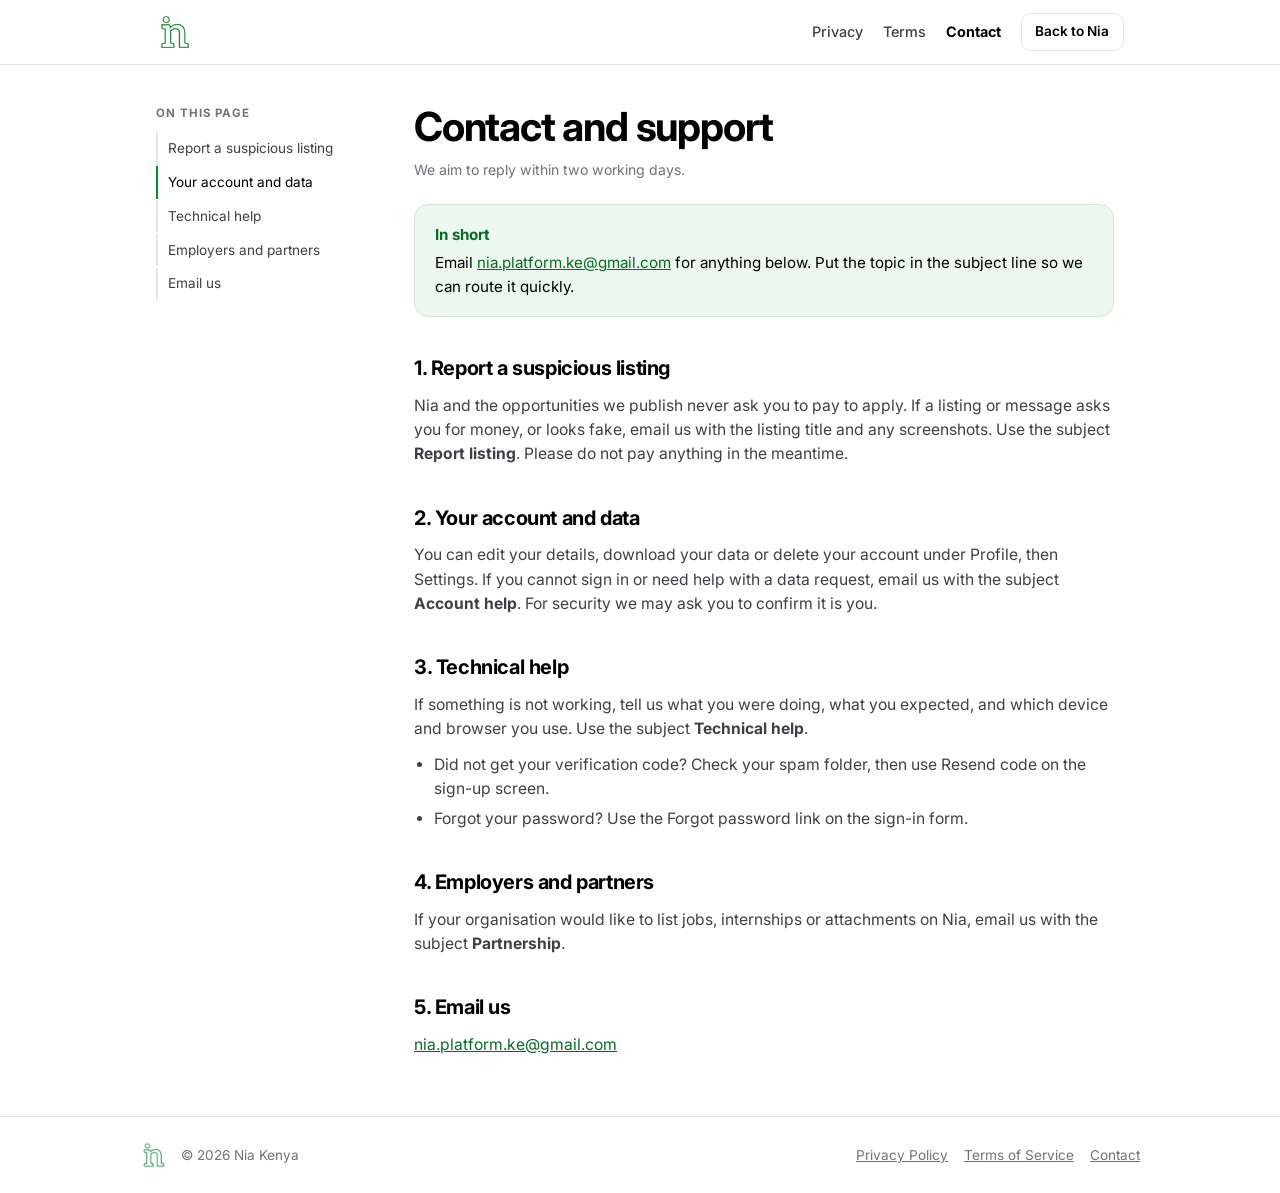
<file: contact.html>
<!DOCTYPE html>
<html lang="en">
<head>
  <meta charset="UTF-8" />
  <meta name="viewport" content="width=device-width, initial-scale=1.0" />
  <title>Contact and support | Nia</title>
  <meta name="description" content="Get help, report a suspicious listing or make a data request." />
  <meta name="theme-color" content="#000000" />
  <link rel="icon" type="image/x-icon" href="assets/favicon/favicon.ico" />
  <link rel="preconnect" href="https://fonts.googleapis.com" /><link rel="preconnect" href="https://fonts.gstatic.com" crossorigin />
  <link rel="stylesheet" href="https://fonts.googleapis.com/css2?family=Inter:wght@400;500;600;700;800&display=swap" />
  <link rel="stylesheet" href="base.css" /><link rel="stylesheet" href="legal.css" />
</head>
<body>
  <header class="lg-top"><div class="lg-in">
    <a href="index.html" class="lg-brand" aria-label="Nia home"><img src="assets/images/logo2-tight.png" alt="Nia" width="38" height="38" /></a>
    <nav><a href="privacy.html" class="">Privacy</a><a href="terms.html" class="">Terms</a><a href="contact.html" class="cur">Contact</a><a href="index.html" class="btn btn-ghost">Back to Nia</a></nav>
  </div></header>
  <div class="lg-wrap">
    <aside class="toc" id="toc" aria-label="On this page"><b>On this page</b></aside>
    <main class="doc" id="doc">
      <h1>Contact and support</h1>
      <p class="meta">We aim to reply within two working days.</p>
      <div class="short"><b>In short</b>Email <a href="mailto:nia.platform.ke@gmail.com">nia.platform.ke@gmail.com</a> for anything below. Put the topic in the subject line so we can route it quickly.</div>

      <h2>1. Report a suspicious listing</h2>
      <p>Nia and the opportunities we publish never ask you to pay to apply. If a listing or message asks you for money, or looks fake, email us with the listing title and any screenshots. Use the subject <b>Report listing</b>. Please do not pay anything in the meantime.</p>

      <h2>2. Your account and data</h2>
      <p>You can edit your details, download your data or delete your account under Profile, then Settings. If you cannot sign in or need help with a data request, email us with the subject <b>Account help</b>. For security we may ask you to confirm it is you.</p>

      <h2>3. Technical help</h2>
      <p>If something is not working, tell us what you were doing, what you expected, and which device and browser you use. Use the subject <b>Technical help</b>.</p>
      <ul><li>Did not get your verification code? Check your spam folder, then use Resend code on the sign-up screen.</li><li>Forgot your password? Use the Forgot password link on the sign-in form.</li></ul>

      <h2>4. Employers and partners</h2>
      <p>If your organisation would like to list jobs, internships or attachments on Nia, email us with the subject <b>Partnership</b>.</p>

      <h2>5. Email us</h2>
      <p><a href="mailto:nia.platform.ke@gmail.com">nia.platform.ke@gmail.com</a></p>
    </main>
  </div>
  <footer class="lg-foot"><div>
    <img src="assets/images/logo2-tight.png" alt="Nia" width="28" height="28" />
    <span>&copy; <span id="yr">2026</span> Nia Kenya</span>
    <nav style="display:flex;gap:1rem;margin-left:auto"><a href="privacy.html">Privacy Policy</a><a href="terms.html">Terms of Service</a><a href="contact.html">Contact</a></nav>
  </div></footer>
  <script>
    document.getElementById("yr").textContent = new Date().getFullYear();
    const toc = document.getElementById("toc"), hs = [...document.querySelectorAll("#doc h2")];
    hs.forEach((h, i) => { h.id = "s" + (i + 1); const a = document.createElement("a"); a.href = "#s" + (i + 1); a.textContent = h.textContent.replace(/^\d+\.\s*/, ""); toc.appendChild(a); });
    const links = [...toc.querySelectorAll("a")];
    const io = new IntersectionObserver((es) => es.forEach((e) => { if (e.isIntersecting) links.forEach((l) => l.classList.toggle("on", l.getAttribute("href") === "#" + e.target.id)); }), { rootMargin: "-15% 0px -75% 0px" });
    hs.forEach((h) => io.observe(h));
  </script>
</body>
</html>
</file>
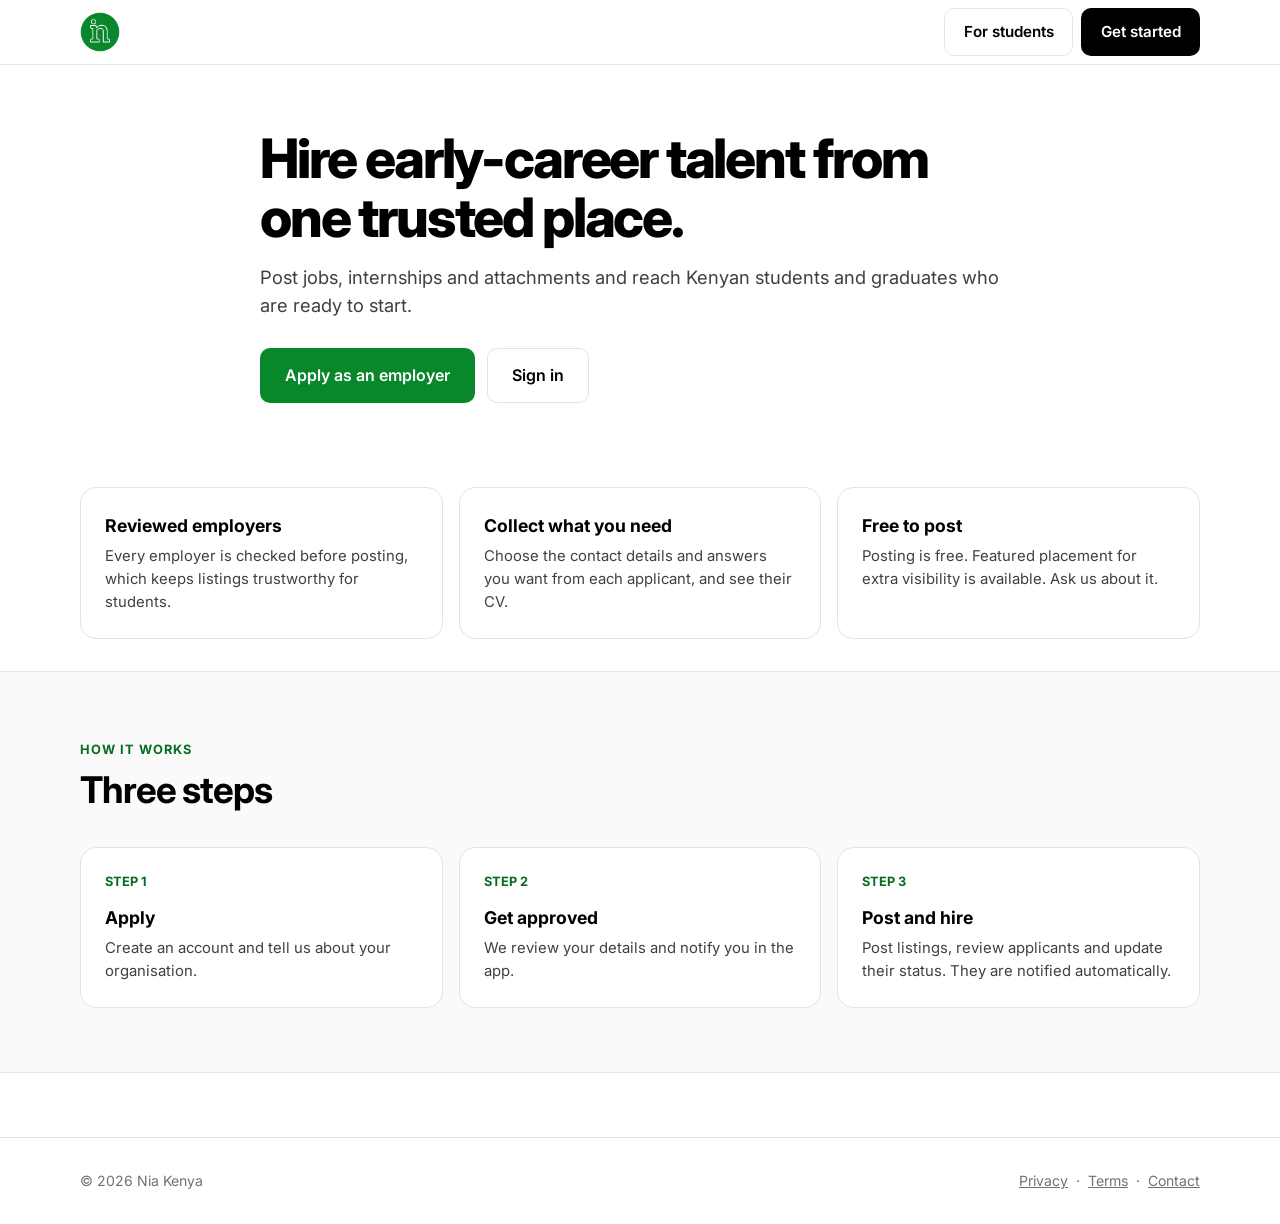
<file: employers.html>
<!DOCTYPE html>
<html lang="en">
<head>
  <meta charset="UTF-8" />
  <meta name="viewport" content="width=device-width, initial-scale=1.0" />
  <title>For employers | Nia</title>
  <meta name="description" content="Post jobs, internships and attachments and reach Kenyan students and graduates on Nia." />
  <meta name="theme-color" content="#000000" />
  <link rel="icon" type="image/x-icon" href="assets/favicon/favicon.ico" />
  <link rel="preconnect" href="https://fonts.googleapis.com" /><link rel="preconnect" href="https://fonts.gstatic.com" crossorigin />
  <link rel="stylesheet" href="https://fonts.googleapis.com/css2?family=Inter:wght@400;500;600;700;800&display=swap" />
  <link rel="stylesheet" href="base.css" /><link rel="stylesheet" href="landing.css" />
  <script src="ref.js"></script>
</head>
<body>
  <header class="nav"><div class="container nav-in">
    <a href="index.html" class="brand" aria-label="Nia home"><img src="assets/images/logo1-tight.png" alt="Nia" width="40" height="40" /></a>
    <div class="nav-cta"><a class="btn btn-ghost" href="index.html">For students</a><a class="btn btn-primary" href="index.html?next=employer">Get started</a></div>
  </div></header>
  <main>
    <div class="container" style="padding:4rem 0 2rem;max-width:760px">
      <h1 style="font-size:clamp(2.2rem,5vw,3.4rem);line-height:1.08;letter-spacing:-.04em;font-weight:800">Hire early-career talent from one trusted place.</h1>
      <p class="lead" style="font-size:1.15rem;color:var(--ink-2);margin:1rem 0 1.75rem">Post jobs, internships and attachments and reach Kenyan students and graduates who are ready to start.</p>
      <div class="hero-cta"><a class="btn btn-green btn-lg" href="index.html?next=employer">Apply as an employer</a><a class="btn btn-ghost btn-lg" href="index.html?next=employer">Sign in</a></div>
    </div>
    <section style="padding:2rem 0"><div class="container"><div class="grid3">
      <div class="card"><h3>Reviewed employers</h3><p>Every employer is checked before posting, which keeps listings trustworthy for students.</p></div>
      <div class="card"><h3>Collect what you need</h3><p>Choose the contact details and answers you want from each applicant, and see their CV.</p></div>
      <div class="card"><h3>Free to post</h3><p>Posting is free. Featured placement for extra visibility is available. Ask us about it.</p></div>
    </div></div></section>
    <section class="alt"><div class="container"><div class="sec-head"><span class="eyebrow">How it works</span><h2>Three steps</h2></div><div class="grid3">
      <div class="card"><div class="step-n">STEP 1</div><h3>Apply</h3><p>Create an account and tell us about your organisation.</p></div>
      <div class="card"><div class="step-n">STEP 2</div><h3>Get approved</h3><p>We review your details and notify you in the app.</p></div>
      <div class="card"><div class="step-n">STEP 3</div><h3>Post and hire</h3><p>Post listings, review applicants and update their status. They are notified automatically.</p></div>
    </div></div></section>
  </main>
  <footer><div class="container foot"><span>&copy; <span id="yr">2026</span> Nia Kenya</span><span><a href="privacy.html" style="text-decoration:underline">Privacy</a> &nbsp;&middot;&nbsp; <a href="terms.html" style="text-decoration:underline">Terms</a> &nbsp;&middot;&nbsp; <a href="contact.html" style="text-decoration:underline">Contact</a></span></div></footer>
  <script>document.getElementById("yr").textContent = new Date().getFullYear();</script>
</body>
</html>
</file>
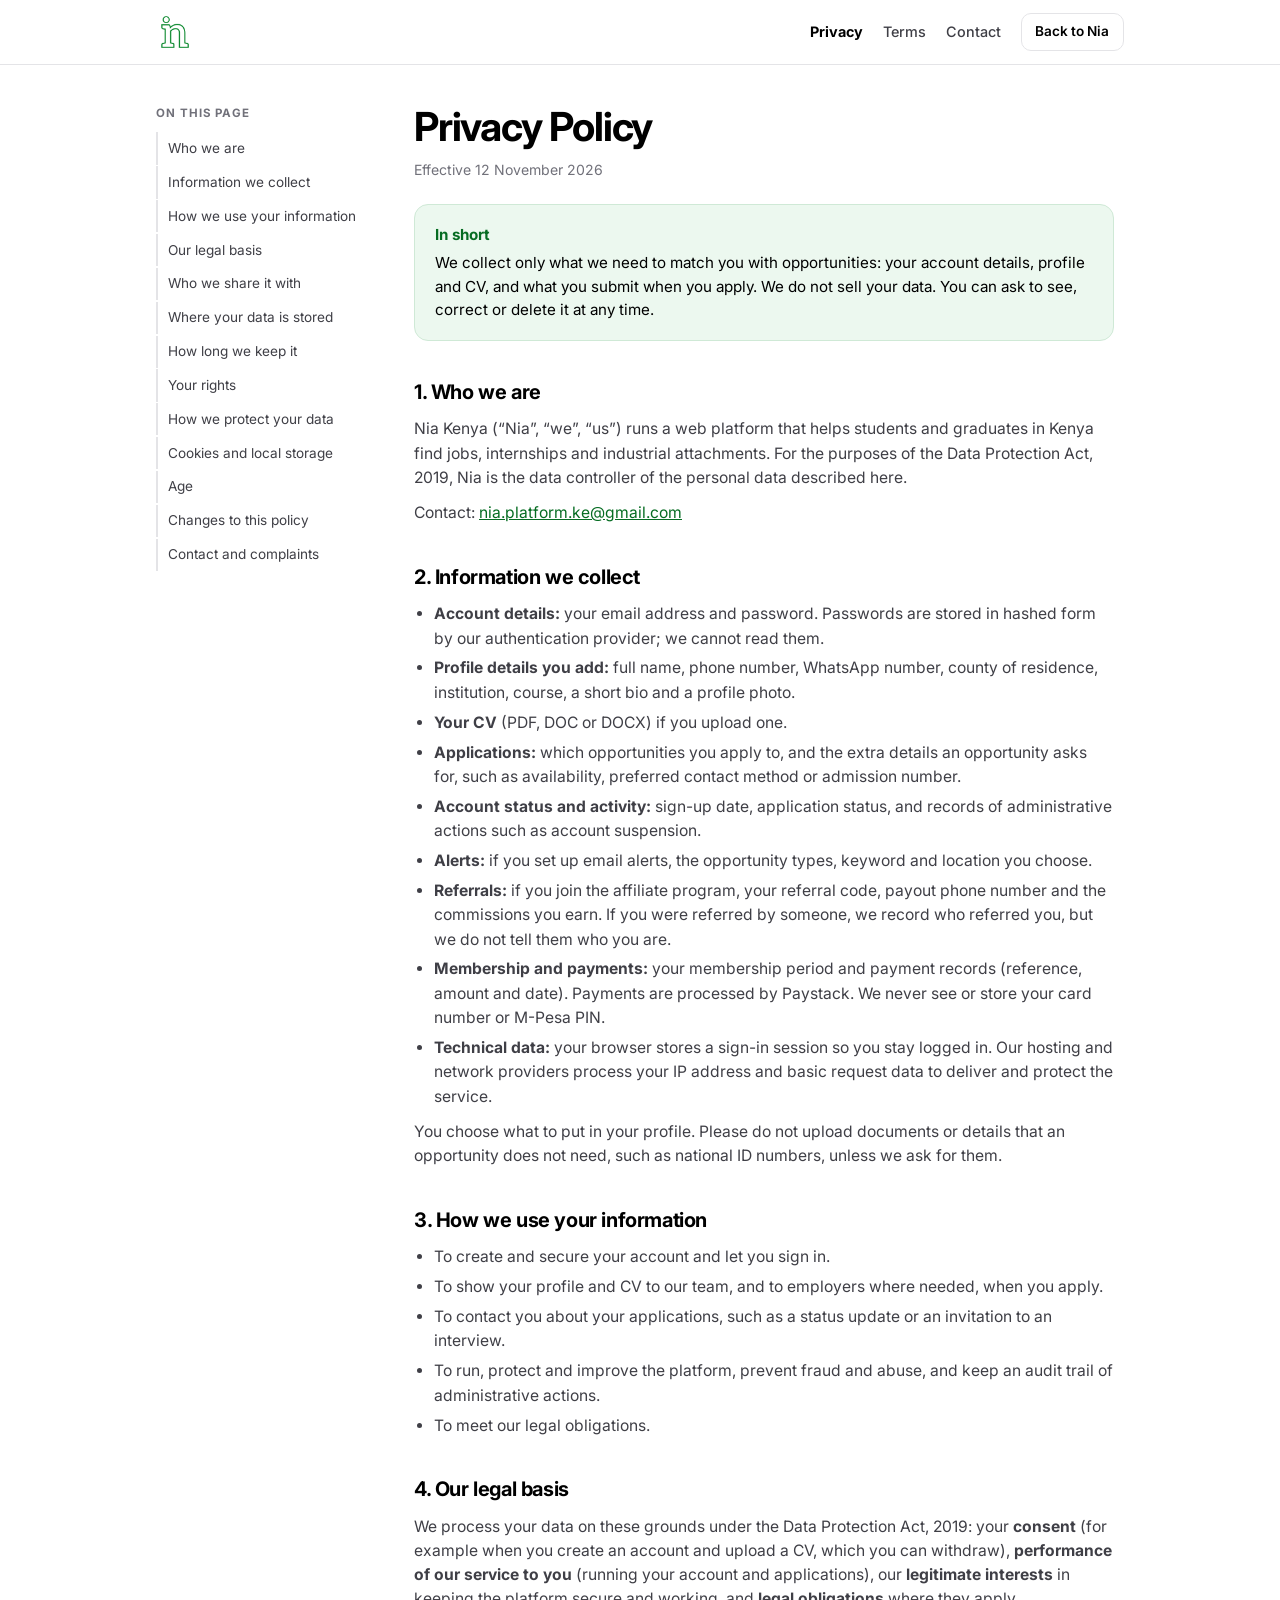
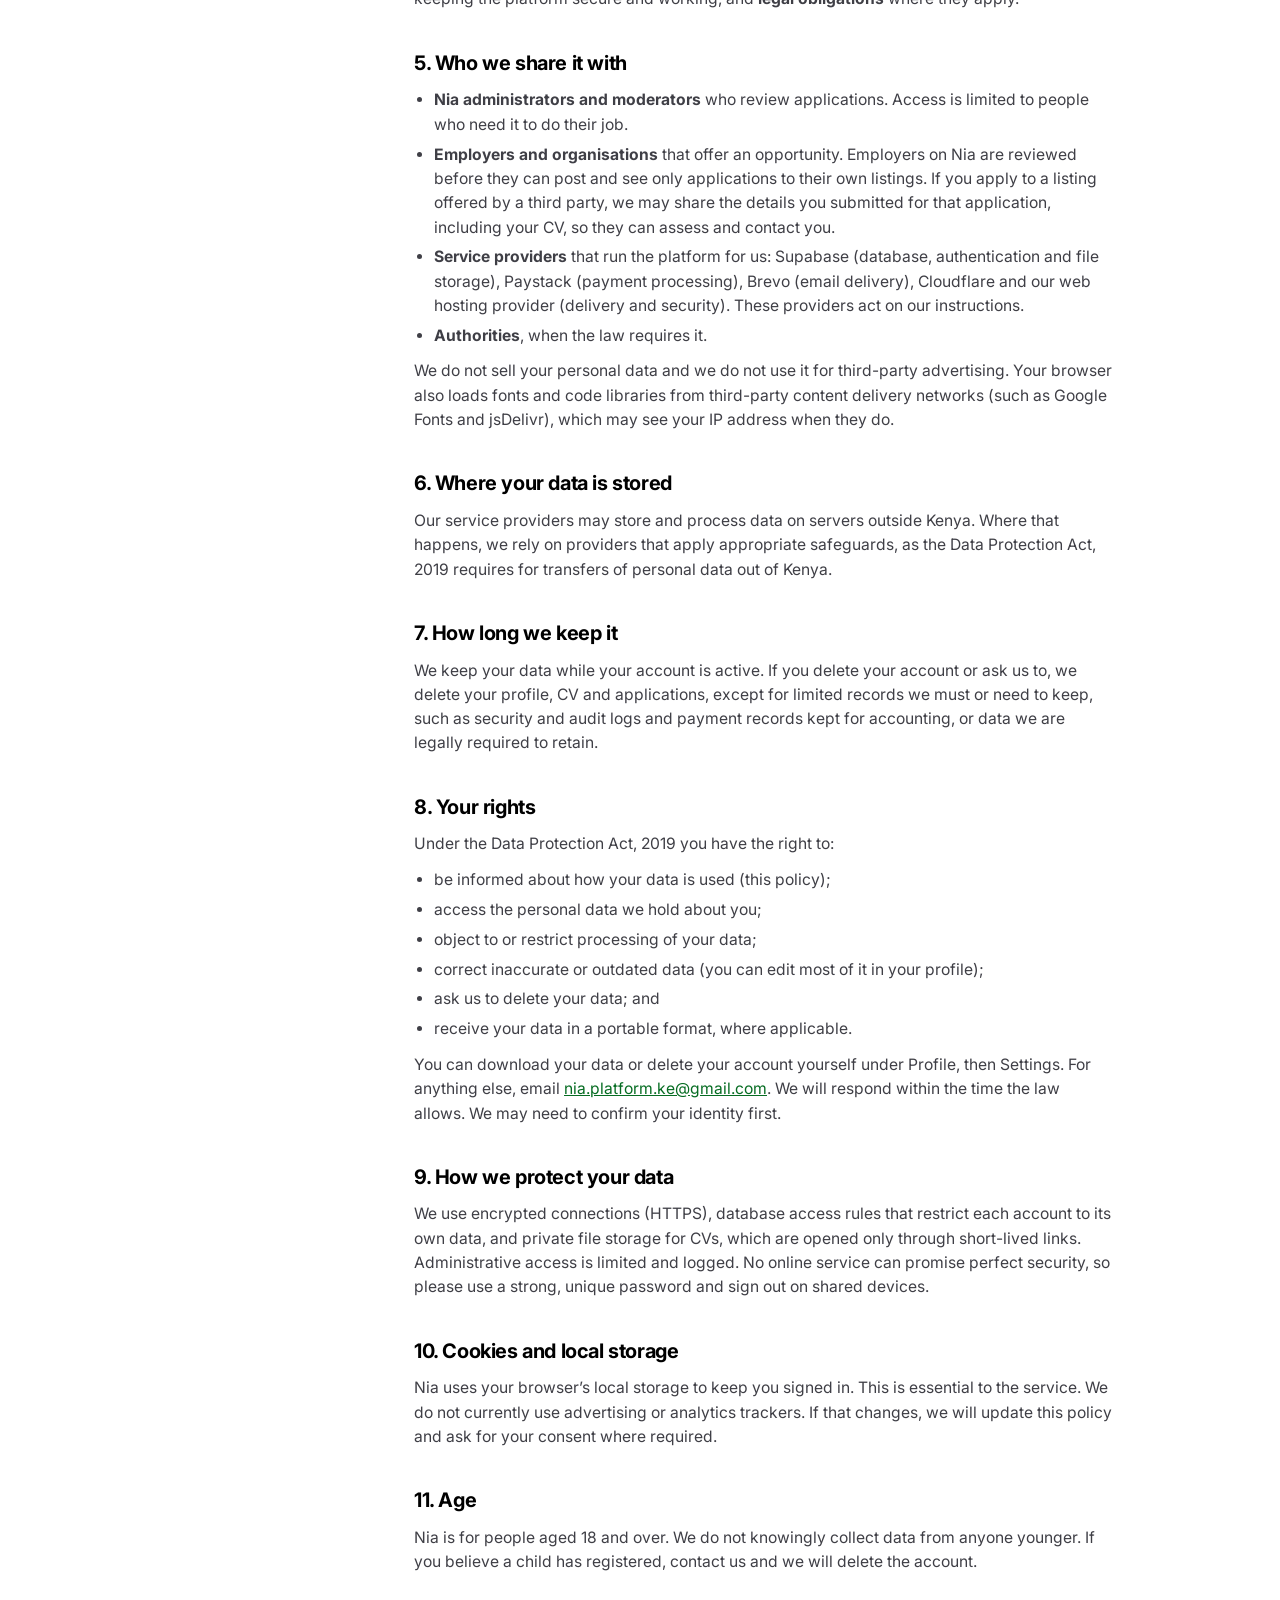
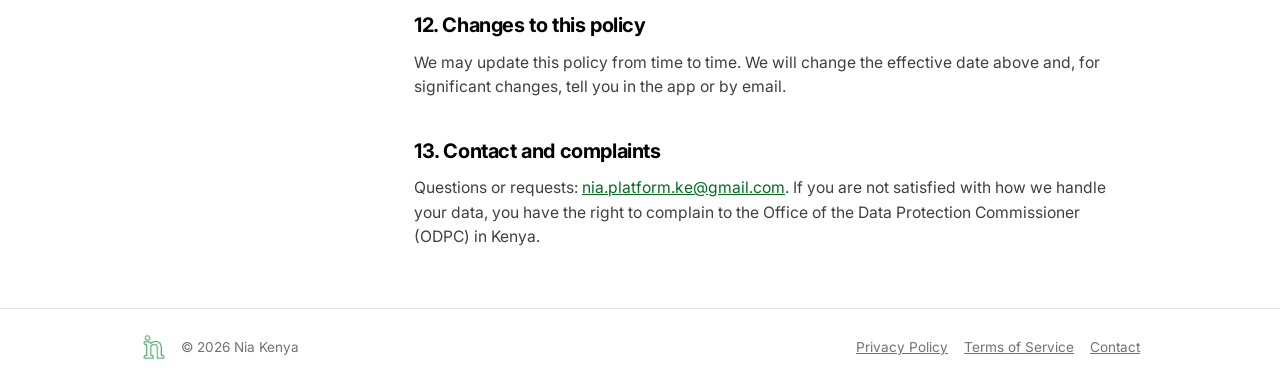
<file: privacy.html>
<!DOCTYPE html>
<html lang="en">
<head>
  <meta charset="UTF-8" />
  <meta name="viewport" content="width=device-width, initial-scale=1.0" />
  <title>Privacy Policy | Nia</title>
  <meta name="description" content="How Nia collects, uses and protects your personal data." />
  <meta name="theme-color" content="#000000" />
  <link rel="icon" type="image/x-icon" href="assets/favicon/favicon.ico" />
  <link rel="preconnect" href="https://fonts.googleapis.com" /><link rel="preconnect" href="https://fonts.gstatic.com" crossorigin />
  <link rel="stylesheet" href="https://fonts.googleapis.com/css2?family=Inter:wght@400;500;600;700;800&display=swap" />
  <link rel="stylesheet" href="base.css" /><link rel="stylesheet" href="legal.css" />
</head>
<body>
  <header class="lg-top"><div class="lg-in">
    <a href="index.html" class="lg-brand" aria-label="Nia home"><img src="assets/images/logo2-tight.png" alt="Nia" width="38" height="38" /></a>
    <nav><a href="privacy.html" class="cur">Privacy</a><a href="terms.html" class="">Terms</a><a href="contact.html">Contact</a><a href="index.html" class="btn btn-ghost">Back to Nia</a></nav>
  </div></header>
  <div class="lg-wrap">
    <aside class="toc" id="toc" aria-label="On this page"><b>On this page</b></aside>
    <main class="doc" id="doc">
      <h1>Privacy Policy</h1>
      <p class="meta">Effective 12 November 2026</p>
      <div class="short"><b>In short</b>We collect only what we need to match you with opportunities: your account details, profile and CV, and what you submit when you apply. We do not sell your data. You can ask to see, correct or delete it at any time.</div>

      <h2>1. Who we are</h2>
      <p>Nia Kenya (&ldquo;Nia&rdquo;, &ldquo;we&rdquo;, &ldquo;us&rdquo;) runs a web platform that helps students and graduates in Kenya find jobs, internships and industrial attachments. For the purposes of the Data Protection Act, 2019, Nia is the data controller of the personal data described here.</p>
      <p>Contact: <a href="mailto:nia.platform.ke@gmail.com">nia.platform.ke@gmail.com</a></p>

      <h2>2. Information we collect</h2>
      <ul>
        <li><b>Account details:</b> your email address and password. Passwords are stored in hashed form by our authentication provider; we cannot read them.</li>
        <li><b>Profile details you add:</b> full name, phone number, WhatsApp number, county of residence, institution, course, a short bio and a profile photo.</li>
        <li><b>Your CV</b> (PDF, DOC or DOCX) if you upload one.</li>
        <li><b>Applications:</b> which opportunities you apply to, and the extra details an opportunity asks for, such as availability, preferred contact method or admission number.</li>
        <li><b>Account status and activity:</b> sign-up date, application status, and records of administrative actions such as account suspension.</li>
        <li><b>Alerts:</b> if you set up email alerts, the opportunity types, keyword and location you choose.</li>
        <li><b>Referrals:</b> if you join the affiliate program, your referral code, payout phone number and the commissions you earn. If you were referred by someone, we record who referred you, but we do not tell them who you are.</li>
        <li><b>Membership and payments:</b> your membership period and payment records (reference, amount and date). Payments are processed by Paystack. We never see or store your card number or M-Pesa PIN.</li>
        <li><b>Technical data:</b> your browser stores a sign-in session so you stay logged in. Our hosting and network providers process your IP address and basic request data to deliver and protect the service.</li>
      </ul>
      <p>You choose what to put in your profile. Please do not upload documents or details that an opportunity does not need, such as national ID numbers, unless we ask for them.</p>

      <h2>3. How we use your information</h2>
      <ul>
        <li>To create and secure your account and let you sign in.</li>
        <li>To show your profile and CV to our team, and to employers where needed, when you apply.</li>
        <li>To contact you about your applications, such as a status update or an invitation to an interview.</li>
        <li>To run, protect and improve the platform, prevent fraud and abuse, and keep an audit trail of administrative actions.</li>
        <li>To meet our legal obligations.</li>
      </ul>

      <h2>4. Our legal basis</h2>
      <p>We process your data on these grounds under the Data Protection Act, 2019: your <b>consent</b> (for example when you create an account and upload a CV, which you can withdraw), <b>performance of our service to you</b> (running your account and applications), our <b>legitimate interests</b> in keeping the platform secure and working, and <b>legal obligations</b> where they apply.</p>

      <h2>5. Who we share it with</h2>
      <ul>
        <li><b>Nia administrators and moderators</b> who review applications. Access is limited to people who need it to do their job.</li>
        <li><b>Employers and organisations</b> that offer an opportunity. Employers on Nia are reviewed before they can post and see only applications to their own listings. If you apply to a listing offered by a third party, we may share the details you submitted for that application, including your CV, so they can assess and contact you.</li>
        <li><b>Service providers</b> that run the platform for us: Supabase (database, authentication and file storage), Paystack (payment processing), Brevo (email delivery), Cloudflare and our web hosting provider (delivery and security). These providers act on our instructions.</li>
        <li><b>Authorities</b>, when the law requires it.</li>
      </ul>
      <p>We do not sell your personal data and we do not use it for third-party advertising. Your browser also loads fonts and code libraries from third-party content delivery networks (such as Google Fonts and jsDelivr), which may see your IP address when they do.</p>

      <h2>6. Where your data is stored</h2>
      <p>Our service providers may store and process data on servers outside Kenya. Where that happens, we rely on providers that apply appropriate safeguards, as the Data Protection Act, 2019 requires for transfers of personal data out of Kenya.</p>

      <h2>7. How long we keep it</h2>
      <p>We keep your data while your account is active. If you delete your account or ask us to, we delete your profile, CV and applications, except for limited records we must or need to keep, such as security and audit logs and payment records kept for accounting, or data we are legally required to retain.</p>

      <h2>8. Your rights</h2>
      <p>Under the Data Protection Act, 2019 you have the right to:</p>
      <ul>
        <li>be informed about how your data is used (this policy);</li>
        <li>access the personal data we hold about you;</li>
        <li>object to or restrict processing of your data;</li>
        <li>correct inaccurate or outdated data (you can edit most of it in your profile);</li>
        <li>ask us to delete your data; and</li>
        <li>receive your data in a portable format, where applicable.</li>
      </ul>
      <p>You can download your data or delete your account yourself under Profile, then Settings. For anything else, email <a href="mailto:nia.platform.ke@gmail.com">nia.platform.ke@gmail.com</a>. We will respond within the time the law allows. We may need to confirm your identity first.</p>

      <h2>9. How we protect your data</h2>
      <p>We use encrypted connections (HTTPS), database access rules that restrict each account to its own data, and private file storage for CVs, which are opened only through short-lived links. Administrative access is limited and logged. No online service can promise perfect security, so please use a strong, unique password and sign out on shared devices.</p>

      <h2>10. Cookies and local storage</h2>
      <p>Nia uses your browser&rsquo;s local storage to keep you signed in. This is essential to the service. We do not currently use advertising or analytics trackers. If that changes, we will update this policy and ask for your consent where required.</p>

      <h2>11. Age</h2>
      <p>Nia is for people aged 18 and over. We do not knowingly collect data from anyone younger. If you believe a child has registered, contact us and we will delete the account.</p>

      <h2>12. Changes to this policy</h2>
      <p>We may update this policy from time to time. We will change the effective date above and, for significant changes, tell you in the app or by email.</p>

      <h2>13. Contact and complaints</h2>
      <p>Questions or requests: <a href="mailto:nia.platform.ke@gmail.com">nia.platform.ke@gmail.com</a>. If you are not satisfied with how we handle your data, you have the right to complain to the Office of the Data Protection Commissioner (ODPC) in Kenya.</p>
    </main>
  </div>
  <footer class="lg-foot"><div>
    <img src="assets/images/logo2-tight.png" alt="Nia" width="28" height="28" />
    <span>&copy; <span id="yr">2026</span> Nia Kenya</span>
    <nav style="display:flex;gap:1rem;margin-left:auto"><a href="privacy.html">Privacy Policy</a><a href="terms.html">Terms of Service</a><a href="contact.html">Contact</a></nav>
  </div></footer>
  <script>
    document.getElementById("yr").textContent = new Date().getFullYear();
    const toc = document.getElementById("toc"), hs = [...document.querySelectorAll("#doc h2")];
    hs.forEach((h, i) => { h.id = "s" + (i + 1); const a = document.createElement("a"); a.href = "#s" + (i + 1); a.textContent = h.textContent.replace(/^\d+\.\s*/, ""); toc.appendChild(a); });
    const links = [...toc.querySelectorAll("a")];
    const io = new IntersectionObserver((es) => es.forEach((e) => { if (e.isIntersecting) links.forEach((l) => l.classList.toggle("on", l.getAttribute("href") === "#" + e.target.id)); }), { rootMargin: "-15% 0px -75% 0px" });
    hs.forEach((h) => io.observe(h));
  </script>
</body>
</html>
</file>
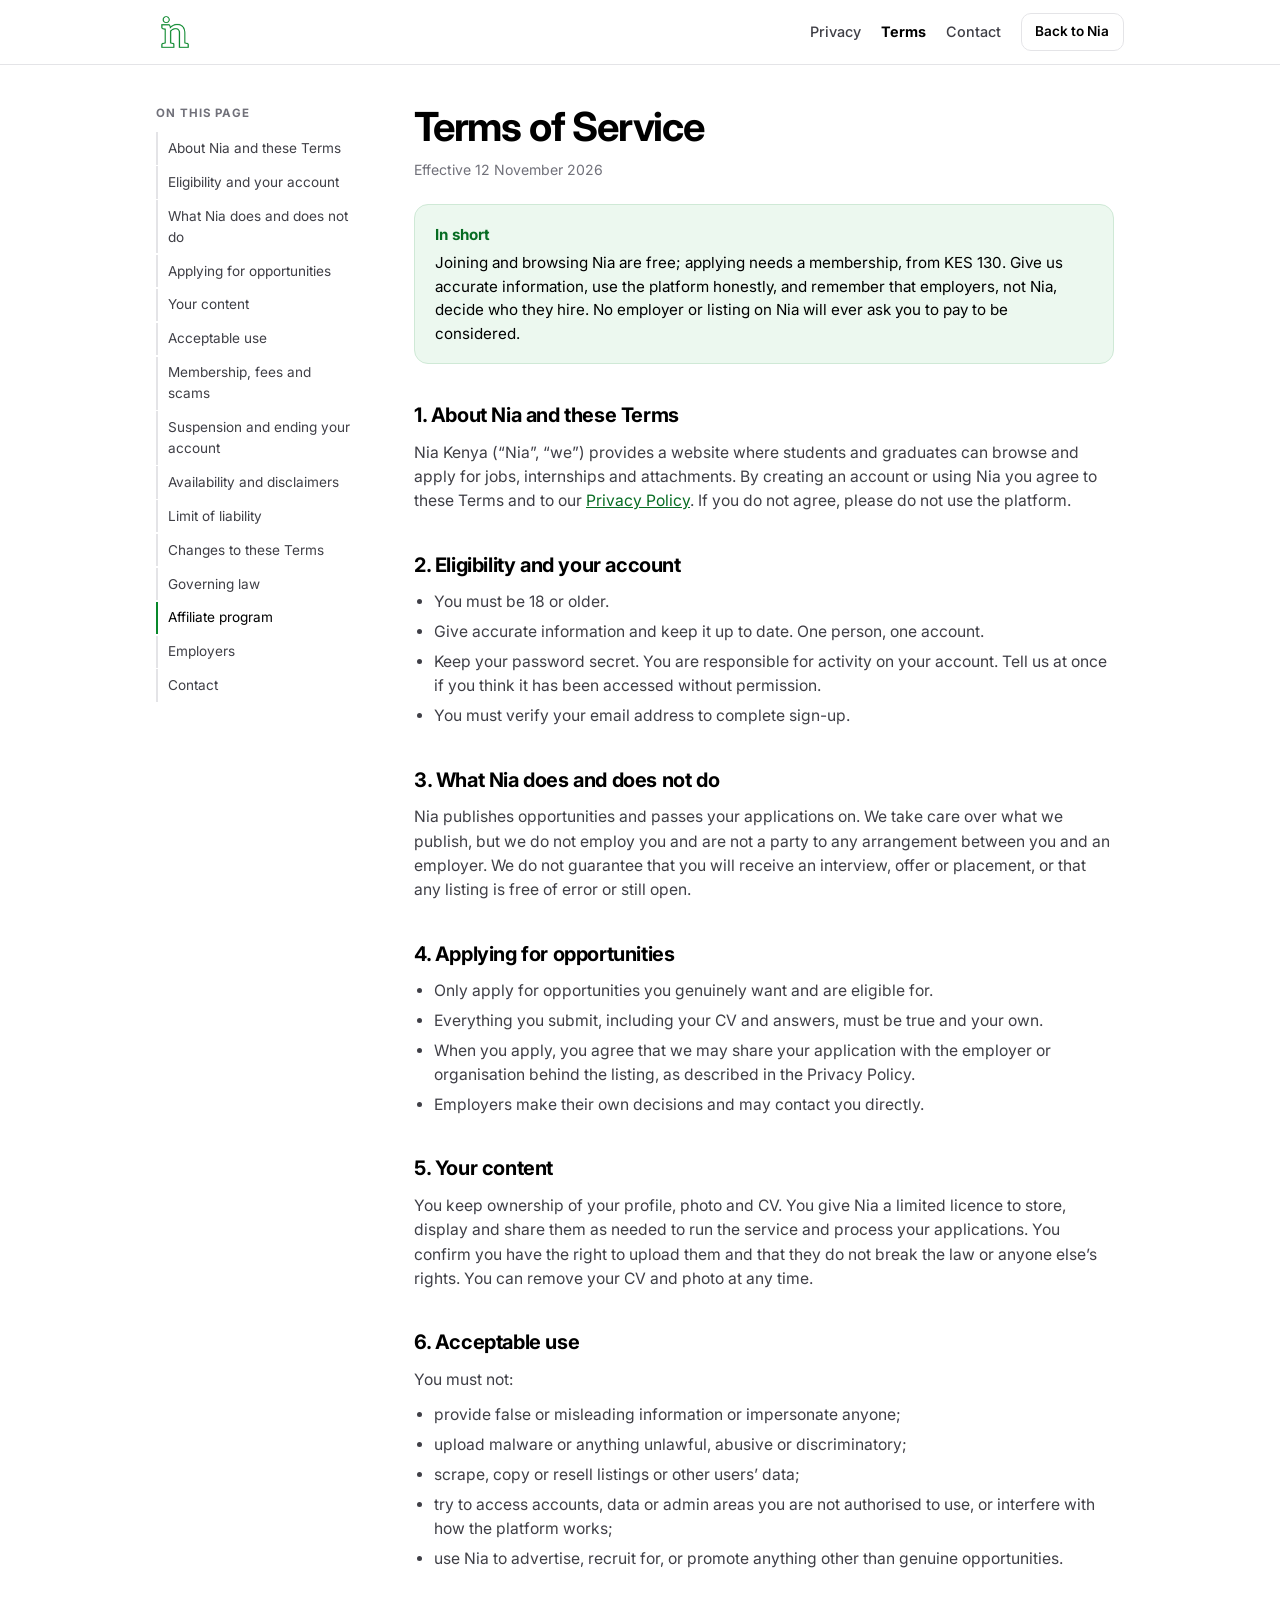
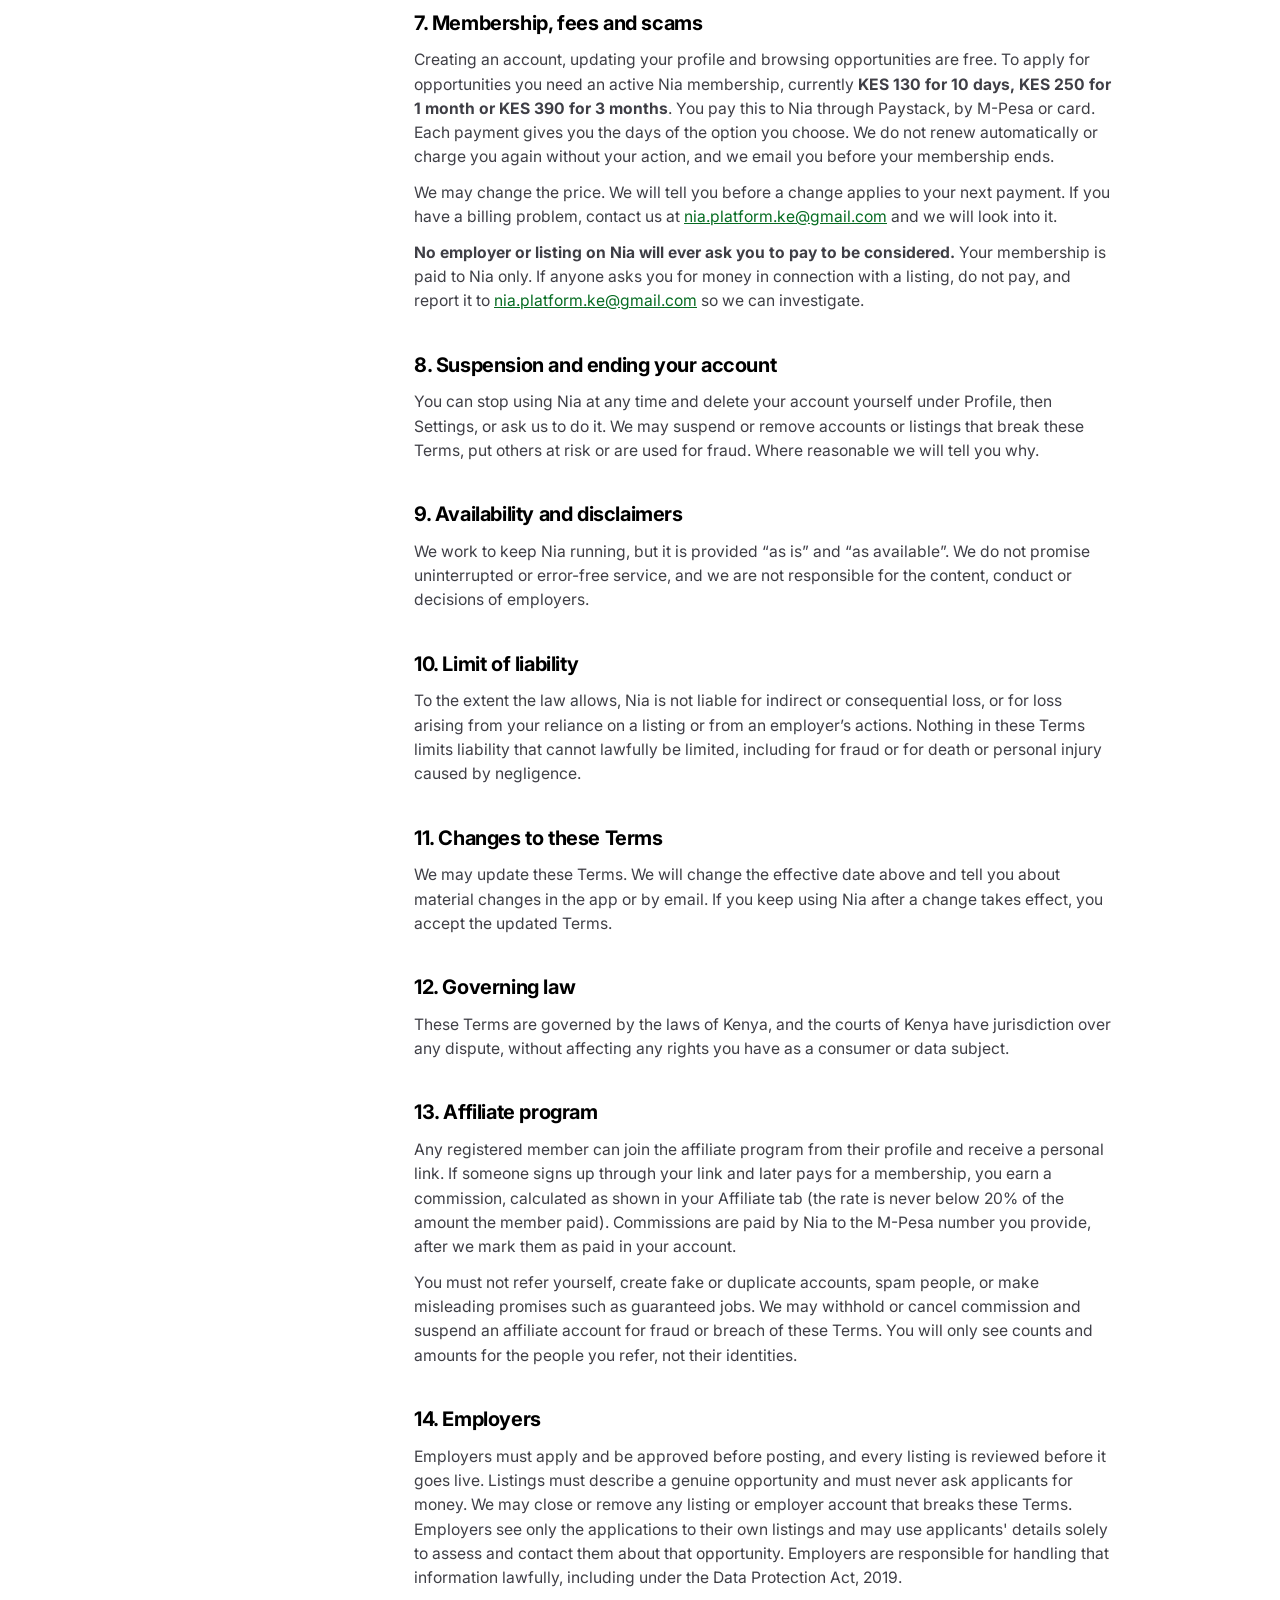
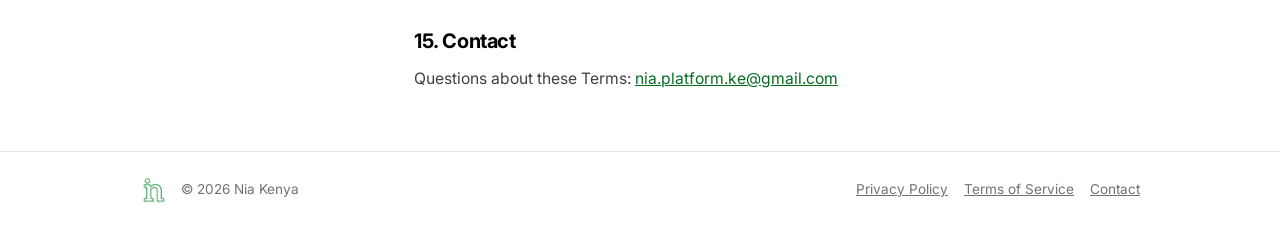
<file: terms.html>
<!DOCTYPE html>
<html lang="en">
<head>
  <meta charset="UTF-8" />
  <meta name="viewport" content="width=device-width, initial-scale=1.0" />
  <title>Terms of Service | Nia</title>
  <meta name="description" content="The terms for using the Nia platform." />
  <meta name="theme-color" content="#000000" />
  <link rel="icon" type="image/x-icon" href="assets/favicon/favicon.ico" />
  <link rel="preconnect" href="https://fonts.googleapis.com" /><link rel="preconnect" href="https://fonts.gstatic.com" crossorigin />
  <link rel="stylesheet" href="https://fonts.googleapis.com/css2?family=Inter:wght@400;500;600;700;800&display=swap" />
  <link rel="stylesheet" href="base.css" /><link rel="stylesheet" href="legal.css" />
</head>
<body>
  <header class="lg-top"><div class="lg-in">
    <a href="index.html" class="lg-brand" aria-label="Nia home"><img src="assets/images/logo2-tight.png" alt="Nia" width="38" height="38" /></a>
    <nav><a href="privacy.html" class="">Privacy</a><a href="terms.html" class="cur">Terms</a><a href="contact.html">Contact</a><a href="index.html" class="btn btn-ghost">Back to Nia</a></nav>
  </div></header>
  <div class="lg-wrap">
    <aside class="toc" id="toc" aria-label="On this page"><b>On this page</b></aside>
    <main class="doc" id="doc">
      <h1>Terms of Service</h1>
      <p class="meta">Effective 12 November 2026</p>
      <div class="short"><b>In short</b>Joining and browsing Nia are free; applying needs a membership, from KES 130. Give us accurate information, use the platform honestly, and remember that employers, not Nia, decide who they hire. No employer or listing on Nia will ever ask you to pay to be considered.</div>

      <h2>1. About Nia and these Terms</h2>
      <p>Nia Kenya (&ldquo;Nia&rdquo;, &ldquo;we&rdquo;) provides a website where students and graduates can browse and apply for jobs, internships and attachments. By creating an account or using Nia you agree to these Terms and to our <a href="privacy.html">Privacy Policy</a>. If you do not agree, please do not use the platform.</p>

      <h2>2. Eligibility and your account</h2>
      <ul>
        <li>You must be 18 or older.</li>
        <li>Give accurate information and keep it up to date. One person, one account.</li>
        <li>Keep your password secret. You are responsible for activity on your account. Tell us at once if you think it has been accessed without permission.</li>
        <li>You must verify your email address to complete sign-up.</li>
      </ul>

      <h2>3. What Nia does and does not do</h2>
      <p>Nia publishes opportunities and passes your applications on. We take care over what we publish, but we do not employ you and are not a party to any arrangement between you and an employer. We do not guarantee that you will receive an interview, offer or placement, or that any listing is free of error or still open.</p>

      <h2>4. Applying for opportunities</h2>
      <ul>
        <li>Only apply for opportunities you genuinely want and are eligible for.</li>
        <li>Everything you submit, including your CV and answers, must be true and your own.</li>
        <li>When you apply, you agree that we may share your application with the employer or organisation behind the listing, as described in the Privacy Policy.</li>
        <li>Employers make their own decisions and may contact you directly.</li>
      </ul>

      <h2>5. Your content</h2>
      <p>You keep ownership of your profile, photo and CV. You give Nia a limited licence to store, display and share them as needed to run the service and process your applications. You confirm you have the right to upload them and that they do not break the law or anyone else&rsquo;s rights. You can remove your CV and photo at any time.</p>

      <h2>6. Acceptable use</h2>
      <p>You must not:</p>
      <ul>
        <li>provide false or misleading information or impersonate anyone;</li>
        <li>upload malware or anything unlawful, abusive or discriminatory;</li>
        <li>scrape, copy or resell listings or other users&rsquo; data;</li>
        <li>try to access accounts, data or admin areas you are not authorised to use, or interfere with how the platform works;</li>
        <li>use Nia to advertise, recruit for, or promote anything other than genuine opportunities.</li>
      </ul>

      <h2>7. Membership, fees and scams</h2>
      <p>Creating an account, updating your profile and browsing opportunities are free. To apply for opportunities you need an active Nia membership, currently <b>KES 130 for 10 days, KES 250 for 1 month or KES 390 for 3 months</b>. You pay this to Nia through Paystack, by M-Pesa or card. Each payment gives you the days of the option you choose. We do not renew automatically or charge you again without your action, and we email you before your membership ends.</p>
      <p>We may change the price. We will tell you before a change applies to your next payment. If you have a billing problem, contact us at <a href="mailto:nia.platform.ke@gmail.com">nia.platform.ke@gmail.com</a> and we will look into it.</p>
      <p><b>No employer or listing on Nia will ever ask you to pay to be considered.</b> Your membership is paid to Nia only. If anyone asks you for money in connection with a listing, do not pay, and report it to <a href="mailto:nia.platform.ke@gmail.com">nia.platform.ke@gmail.com</a> so we can investigate.</p>

      <h2>8. Suspension and ending your account</h2>
      <p>You can stop using Nia at any time and delete your account yourself under Profile, then Settings, or ask us to do it. We may suspend or remove accounts or listings that break these Terms, put others at risk or are used for fraud. Where reasonable we will tell you why.</p>

      <h2>9. Availability and disclaimers</h2>
      <p>We work to keep Nia running, but it is provided &ldquo;as is&rdquo; and &ldquo;as available&rdquo;. We do not promise uninterrupted or error-free service, and we are not responsible for the content, conduct or decisions of employers.</p>

      <h2>10. Limit of liability</h2>
      <p>To the extent the law allows, Nia is not liable for indirect or consequential loss, or for loss arising from your reliance on a listing or from an employer&rsquo;s actions. Nothing in these Terms limits liability that cannot lawfully be limited, including for fraud or for death or personal injury caused by negligence.</p>

      <h2>11. Changes to these Terms</h2>
      <p>We may update these Terms. We will change the effective date above and tell you about material changes in the app or by email. If you keep using Nia after a change takes effect, you accept the updated Terms.</p>

      <h2>12. Governing law</h2>
      <p>These Terms are governed by the laws of Kenya, and the courts of Kenya have jurisdiction over any dispute, without affecting any rights you have as a consumer or data subject.</p>

      <h2>13. Affiliate program</h2>
      <p>Any registered member can join the affiliate program from their profile and receive a personal link. If someone signs up through your link and later pays for a membership, you earn a commission, calculated as shown in your Affiliate tab (the rate is never below 20% of the amount the member paid). Commissions are paid by Nia to the M-Pesa number you provide, after we mark them as paid in your account.</p>
      <p>You must not refer yourself, create fake or duplicate accounts, spam people, or make misleading promises such as guaranteed jobs. We may withhold or cancel commission and suspend an affiliate account for fraud or breach of these Terms. You will only see counts and amounts for the people you refer, not their identities.</p>

      <h2>14. Employers</h2>
      <p>Employers must apply and be approved before posting, and every listing is reviewed before it goes live. Listings must describe a genuine opportunity and must never ask applicants for money. We may close or remove any listing or employer account that breaks these Terms. Employers see only the applications to their own listings and may use applicants' details solely to assess and contact them about that opportunity. Employers are responsible for handling that information lawfully, including under the Data Protection Act, 2019.</p>

      <h2>15. Contact</h2>
      <p>Questions about these Terms: <a href="mailto:nia.platform.ke@gmail.com">nia.platform.ke@gmail.com</a></p>
    </main>
  </div>
  <footer class="lg-foot"><div>
    <img src="assets/images/logo2-tight.png" alt="Nia" width="28" height="28" />
    <span>&copy; <span id="yr">2026</span> Nia Kenya</span>
    <nav style="display:flex;gap:1rem;margin-left:auto"><a href="privacy.html">Privacy Policy</a><a href="terms.html">Terms of Service</a><a href="contact.html">Contact</a></nav>
  </div></footer>
  <script>
    document.getElementById("yr").textContent = new Date().getFullYear();
    const toc = document.getElementById("toc"), hs = [...document.querySelectorAll("#doc h2")];
    hs.forEach((h, i) => { h.id = "s" + (i + 1); const a = document.createElement("a"); a.href = "#s" + (i + 1); a.textContent = h.textContent.replace(/^\d+\.\s*/, ""); toc.appendChild(a); });
    const links = [...toc.querySelectorAll("a")];
    const io = new IntersectionObserver((es) => es.forEach((e) => { if (e.isIntersecting) links.forEach((l) => l.classList.toggle("on", l.getAttribute("href") === "#" + e.target.id)); }), { rootMargin: "-15% 0px -75% 0px" });
    hs.forEach((h) => io.observe(h));
  </script>
</body>
</html>
</file>
<file: base.css>
/* Nia design system: true black + white + green. Change --green* to retune the brand. */
:root{--ink:#000;--ink-2:#3f3f46;--mute:#71717a;--line:#e4e4e7;--paper:#fff;--soft:#fafafa;
--green:#08882b;--green-ink:#066c22;--green-50:#ecf8ef;--red:#dc2626;--red-50:#fef2f2;--r:12px;
--font:'Inter',system-ui,-apple-system,'Segoe UI',Roboto,sans-serif}
*{box-sizing:border-box;margin:0;padding:0}
html{scroll-behavior:smooth}
body{font-family:var(--font);color:var(--ink);background:var(--paper);line-height:1.55;-webkit-font-smoothing:antialiased}
a{color:inherit;text-decoration:none}
button,input{font:inherit;color:inherit}
.hidden{display:none!important}
.container{width:min(1120px,100% - 2rem);margin-inline:auto}
.icon{width:1.1em;height:1.1em;stroke-width:2;flex:none}
:focus-visible{outline:2px solid var(--green);outline-offset:2px}

.btn{display:inline-flex;align-items:center;justify-content:center;gap:.5rem;padding:.7rem 1.15rem;border-radius:10px;border:1px solid transparent;font-weight:600;font-size:.95rem;cursor:pointer;transition:background .15s,border-color .15s,transform .1s}
.btn:active{transform:translateY(1px)}
.btn:disabled{opacity:.6;cursor:not-allowed}
.btn-primary,.btn-submit{background:var(--ink);color:#fff}
.btn-primary:hover,.btn-submit:hover{background:#27272a}
.btn-green{background:var(--green);color:#fff}
.btn-green:hover{background:var(--green-ink)}
.btn-ghost{background:transparent;border-color:var(--line);color:var(--ink)}
.btn-ghost:hover{border-color:var(--ink)}
.btn-lg{padding:.9rem 1.5rem;font-size:1rem}
.btn-submit{width:100%;margin-top:.5rem}
.badge{display:inline-flex;align-items:center;gap:.35rem;padding:.2rem .6rem;border-radius:999px;font-size:.75rem;font-weight:600;background:var(--green-50);color:var(--green-ink)}

/* Forms */
.form-group{margin-bottom:1rem}
.form-group label{display:block;font-size:.85rem;font-weight:600;margin-bottom:.35rem}
.form-group input{width:100%;padding:.75rem .9rem;border:1px solid var(--line);border-radius:10px;background:#fff;font-size:.95rem}
.form-group input:focus{outline:none;border-color:var(--green);box-shadow:0 0 0 3px rgba(8,136,43,.18)}
.message{padding:.7rem .9rem;border-radius:10px;font-size:.88rem;margin-bottom:1rem}
.message.error{background:var(--red-50);color:var(--red)}
.message.success,.message.info{background:var(--green-50);color:var(--green-ink)}

/* Modal */
.modal-overlay{position:fixed;inset:0;z-index:100;display:flex;align-items:center;justify-content:center;padding:1rem;background:rgba(0,0,0,.55);backdrop-filter:blur(4px)}
.modal{position:relative;width:100%;max-width:420px;max-height:92vh;overflow:auto;background:#fff;border-radius:16px;padding:2rem 1.5rem 1.5rem;box-shadow:0 24px 60px rgba(0,0,0,.3)}
.close-btn{position:absolute;top:.75rem;right:.75rem;width:2.25rem;height:2.25rem;border:0;border-radius:8px;background:transparent;cursor:pointer;color:var(--mute);display:grid;place-items:center}
.close-btn:hover{background:var(--soft);color:var(--ink)}
.modal-brand{font-size:1.4rem;font-weight:800;letter-spacing:-.03em;margin-bottom:.25rem}
.modal-sub{color:var(--mute);font-size:.9rem;margin-bottom:1.25rem}
.tabs{display:grid;grid-template-columns:1fr 1fr;gap:.25rem;padding:.25rem;background:var(--soft);border:1px solid var(--line);border-radius:10px;margin-bottom:1.25rem}
.tab-btn{padding:.55rem;border:0;border-radius:8px;background:transparent;font-weight:600;font-size:.9rem;color:var(--mute);cursor:pointer}
.tab-btn.active{background:#fff;color:var(--ink);box-shadow:0 1px 3px rgba(0,0,0,.12)}
.consent{display:flex;gap:.6rem;align-items:flex-start;font-size:.82rem;color:var(--ink-2);margin:.25rem 0 .75rem}.consent input{margin-top:.2rem;accent-color:var(--green);width:16px;height:16px;flex:none}.consent a{text-decoration:underline;color:var(--green-ink)}
.forgot{display:block;text-align:right;font-size:.82rem;color:var(--mute);text-decoration:underline;margin:-.25rem 0 .5rem}
.otp-title{font-size:1.2rem;text-align:center}
.otp-desc{text-align:center;color:var(--mute);font-size:.9rem;margin:.35rem 0 1.25rem}
.otp-input{text-align:center;letter-spacing:.4em;font-size:1.3rem!important;font-weight:700}
.otp-footer{display:flex;justify-content:center;gap:.6rem;margin-top:1rem;font-size:.85rem}
.link-btn{background:none;border:0;color:var(--green-ink);font-weight:600;cursor:pointer;text-decoration:underline}
.dot-separator{color:var(--line)}

@media (prefers-reduced-motion:reduce){*{transition:none!important;scroll-behavior:auto!important}}

/* Logos */
.brand,.auth-brand,.wordmark{display:inline-flex;align-items:center;gap:.6rem}
.brand img,.wordmark img,.auth-brand img,.modal-logo img{display:block;height:auto}
.modal-logo{margin-bottom:.5rem}
.cf-ts{display:flex;justify-content:center}.cf-ts:not(:empty){margin-bottom:1rem}
.cap-wait{opacity:.55;cursor:not-allowed}.btn.cap-wait{background:#a1a1aa;color:#fff}
.cap-toast{position:fixed;left:50%;bottom:1.5rem;transform:translateX(-50%);background:#000;color:#fff;padding:.75rem 1.1rem;border-radius:10px;font-size:.9rem;z-index:300;max-width:90vw;text-align:center}
</file>
<file: legal.css>
body{background:#fff}
.lg-top{position:sticky;top:0;z-index:40;background:rgba(255,255,255,.92);backdrop-filter:blur(10px);border-bottom:1px solid var(--line)}
.lg-in{max-width:1000px;margin:0 auto;padding:0 1rem;height:64px;display:flex;align-items:center;justify-content:space-between;gap:1rem}
.lg-brand img{width:38px;height:38px;display:block}
.lg-in nav{display:flex;align-items:center;gap:1.25rem;font-size:.9rem;font-weight:500;color:var(--ink-2)}
.lg-in nav a:hover{color:var(--ink)}.lg-in nav a.cur{color:var(--ink);font-weight:700}
.lg-in nav .btn{padding:.45rem .85rem;font-size:.85rem;color:var(--ink)}
.lg-wrap{max-width:1000px;margin:0 auto;padding:2.5rem 1rem 3rem;display:grid;grid-template-columns:210px 1fr;gap:3rem;align-items:start}
.toc{position:sticky;top:88px;font-size:.85rem;display:grid;gap:.1rem}
.toc b{font-size:.72rem;letter-spacing:.08em;text-transform:uppercase;color:var(--mute);margin-bottom:.5rem}
.toc a{padding:.35rem .6rem;border-left:2px solid var(--line);color:var(--ink-2)}
.toc a:hover,.toc a.on{border-color:var(--green);color:var(--ink)}
.doc{max-width:700px}
.doc h1{font-size:clamp(1.9rem,4vw,2.5rem);letter-spacing:-.03em;line-height:1.1}
.doc .meta{color:var(--mute);font-size:.88rem;margin:.6rem 0 1.5rem}
.doc .short{background:var(--green-50);border:1px solid #cfe9d6;border-radius:14px;padding:1.1rem 1.25rem;margin-bottom:2rem;font-size:.95rem}
.doc .short b{display:block;margin-bottom:.3rem;color:var(--green-ink)}
.doc h2{font-size:1.25rem;letter-spacing:-.02em;margin:2.25rem 0 .6rem;scroll-margin-top:84px}
.doc p,.doc li{color:var(--ink-2);font-size:.98rem;margin-bottom:.7rem}
.doc ul{padding-left:1.25rem;margin-bottom:.7rem}.doc li{margin-bottom:.35rem}
.doc a{color:var(--green-ink);text-decoration:underline}
.doc table{width:100%;border-collapse:collapse;font-size:.9rem;margin:.5rem 0 1rem}
.doc th,.doc td{text-align:left;padding:.6rem .7rem;border-bottom:1px solid var(--line);vertical-align:top}.doc th{color:var(--mute);font-weight:600;font-size:.8rem}
mark.ph{background:#fef08a;color:#000;padding:0 .25rem;border-radius:4px}
.lg-foot{border-top:1px solid var(--line);padding:1.5rem 1rem;color:var(--mute);font-size:.85rem}
.lg-foot div{max-width:1000px;margin:0 auto;display:flex;align-items:center;gap:.8rem;flex-wrap:wrap}
.lg-foot img{width:28px;height:28px}.lg-foot a{text-decoration:underline}
@media (max-width:860px){.lg-wrap{grid-template-columns:1fr;gap:0;padding-top:1.5rem}.toc{display:none}.lg-in nav a:not(.btn){display:none}}
@media print{.lg-top,.toc,.lg-foot nav{display:none}.lg-wrap{display:block;padding:0}.doc{max-width:none}.doc h2{break-after:avoid}.doc a{color:#000;text-decoration:none}mark.ph{background:none}}
</file>
<file: landing.css>
.nav{position:sticky;top:0;z-index:50;background:rgba(255,255,255,.9);backdrop-filter:blur(10px);border-bottom:1px solid var(--line)}
.nav-in{display:flex;align-items:center;justify-content:space-between;height:64px}
.wordmark{font-size:1.5rem;font-weight:800;letter-spacing:-.04em}
.wordmark i{color:var(--green);font-style:normal}
.nav-links{display:flex;gap:1.75rem;font-size:.92rem;font-weight:500;color:var(--ink-2)}
.nav-links a:hover{color:var(--ink)}
.nav-cta{display:flex;gap:.5rem;align-items:center}
.menu-btn{display:none;border:0;background:none;padding:.4rem;cursor:pointer}

.hero{padding:4.5rem 0 4rem;display:grid;grid-template-columns:1.1fr .9fr;gap:3rem;align-items:center}
.hero h1{font-size:clamp(2.3rem,5.5vw,3.8rem);line-height:1.05;letter-spacing:-.04em;font-weight:800;margin:1rem 0}
.hero h1 em{font-style:normal;color:var(--green)}
.hero p.lead{font-size:1.15rem;color:var(--ink-2);max-width:34rem}
.hero-cta{display:flex;flex-wrap:wrap;gap:.75rem;margin:1.75rem 0 1.25rem}
.checks{display:flex;flex-wrap:wrap;gap:.5rem 1.25rem;font-size:.88rem;color:var(--mute)}
.checks span{display:inline-flex;align-items:center;gap:.4rem}
.checks .icon{color:var(--green)}

.preview{background:var(--soft);border:1px solid var(--line);border-radius:20px;padding:1.25rem;display:grid;gap:.75rem}
.pv-card{background:#fff;border:1px solid var(--line);border-radius:14px;padding:1rem;display:flex;gap:.9rem;align-items:flex-start}
.pv-av{width:42px;height:42px;border-radius:10px;background:var(--green-50);color:var(--green-ink);display:grid;place-items:center;flex:none;overflow:hidden}.pv-av img{width:100%;height:100%;object-fit:contain;padding:4px;background:#fff}.pv-t{min-width:0;flex:1}.pv-card{text-align:left;width:100%;font:inherit;color:inherit;cursor:pointer}.pv-card:hover{border-color:var(--ink)}.pv-card.sk{height:78px;border:0;background:linear-gradient(90deg,#f4f4f5,#fafafa,#f4f4f5);background-size:200% 100%;animation:sh 1.2s infinite}.pv-empty{padding:1.5rem 1rem;text-align:center;color:var(--mute);font-size:.92rem}@keyframes sh{to{background-position:-200% 0}}
.pv-card h4{font-size:.98rem}
.pv-card p{font-size:.82rem;color:var(--mute);display:flex;gap:.4rem;align-items:center;flex-wrap:wrap}
.pv-card .badge{margin-left:auto}

section{padding:4rem 0}
.sec-head{max-width:36rem;margin-bottom:2.25rem}
.eyebrow{font-size:.8rem;font-weight:700;text-transform:uppercase;letter-spacing:.08em;color:var(--green-ink)}
.sec-head h2{font-size:clamp(1.7rem,3.5vw,2.3rem);letter-spacing:-.03em;line-height:1.15;margin:.5rem 0}
.sec-head p{color:var(--ink-2)}
.grid3{display:grid;grid-template-columns:repeat(3,1fr);gap:1rem}
.card{border:1px solid var(--line);border-radius:16px;padding:1.5rem;background:#fff;transition:border-color .15s,box-shadow .15s}
.card:hover{border-color:var(--ink);box-shadow:0 8px 24px rgba(0,0,0,.06)}
.card .ic{width:44px;height:44px;border-radius:10px;background:var(--green-50);color:var(--green-ink);display:grid;place-items:center;margin-bottom:1rem}
.card h3{font-size:1.1rem;margin-bottom:.35rem}
.card p{color:var(--ink-2);font-size:.93rem}
.alt{background:var(--soft);border-block:1px solid var(--line)}
.step-n{font-size:.8rem;font-weight:700;color:var(--green-ink);margin-bottom:.75rem}

.faq{max-width:46rem}
.faq details{border-bottom:1px solid var(--line);padding:1.1rem 0}
.faq summary{cursor:pointer;font-weight:600;list-style:none;display:flex;justify-content:space-between;gap:1rem}
.faq summary::-webkit-details-marker{display:none}
.faq details[open] summary .icon{transform:rotate(45deg)}
.faq p{margin-top:.6rem;color:var(--ink-2);font-size:.95rem}

.band{background:var(--ink);color:#fff;border-radius:24px;padding:3.5rem 2rem;text-align:center}
.band h2{font-size:clamp(1.7rem,4vw,2.4rem);letter-spacing:-.03em;margin-bottom:.6rem}
.band p{color:#a1a1aa;margin-bottom:1.5rem}
.band .btn-green{padding:.9rem 1.6rem}
footer{border-top:1px solid var(--line);padding:2rem 0;margin-top:4rem;color:var(--mute);font-size:.88rem}
.foot{display:flex;justify-content:space-between;flex-wrap:wrap;gap:1rem;align-items:center}

@media (max-width:860px){
.hero{grid-template-columns:1fr;padding-top:2.5rem;gap:2rem}
.grid3{grid-template-columns:1fr}
.menu-btn{display:block}
.nav-links{display:none;position:absolute;top:64px;left:0;right:0;flex-direction:column;gap:0;background:#fff;border-bottom:1px solid var(--line);padding:.5rem 1rem}
.nav-links.open{display:flex}
.nav-links a{padding:.8rem 0}
.nav-cta .btn-primary{display:none}
section{padding:2.75rem 0}
}
</file>
